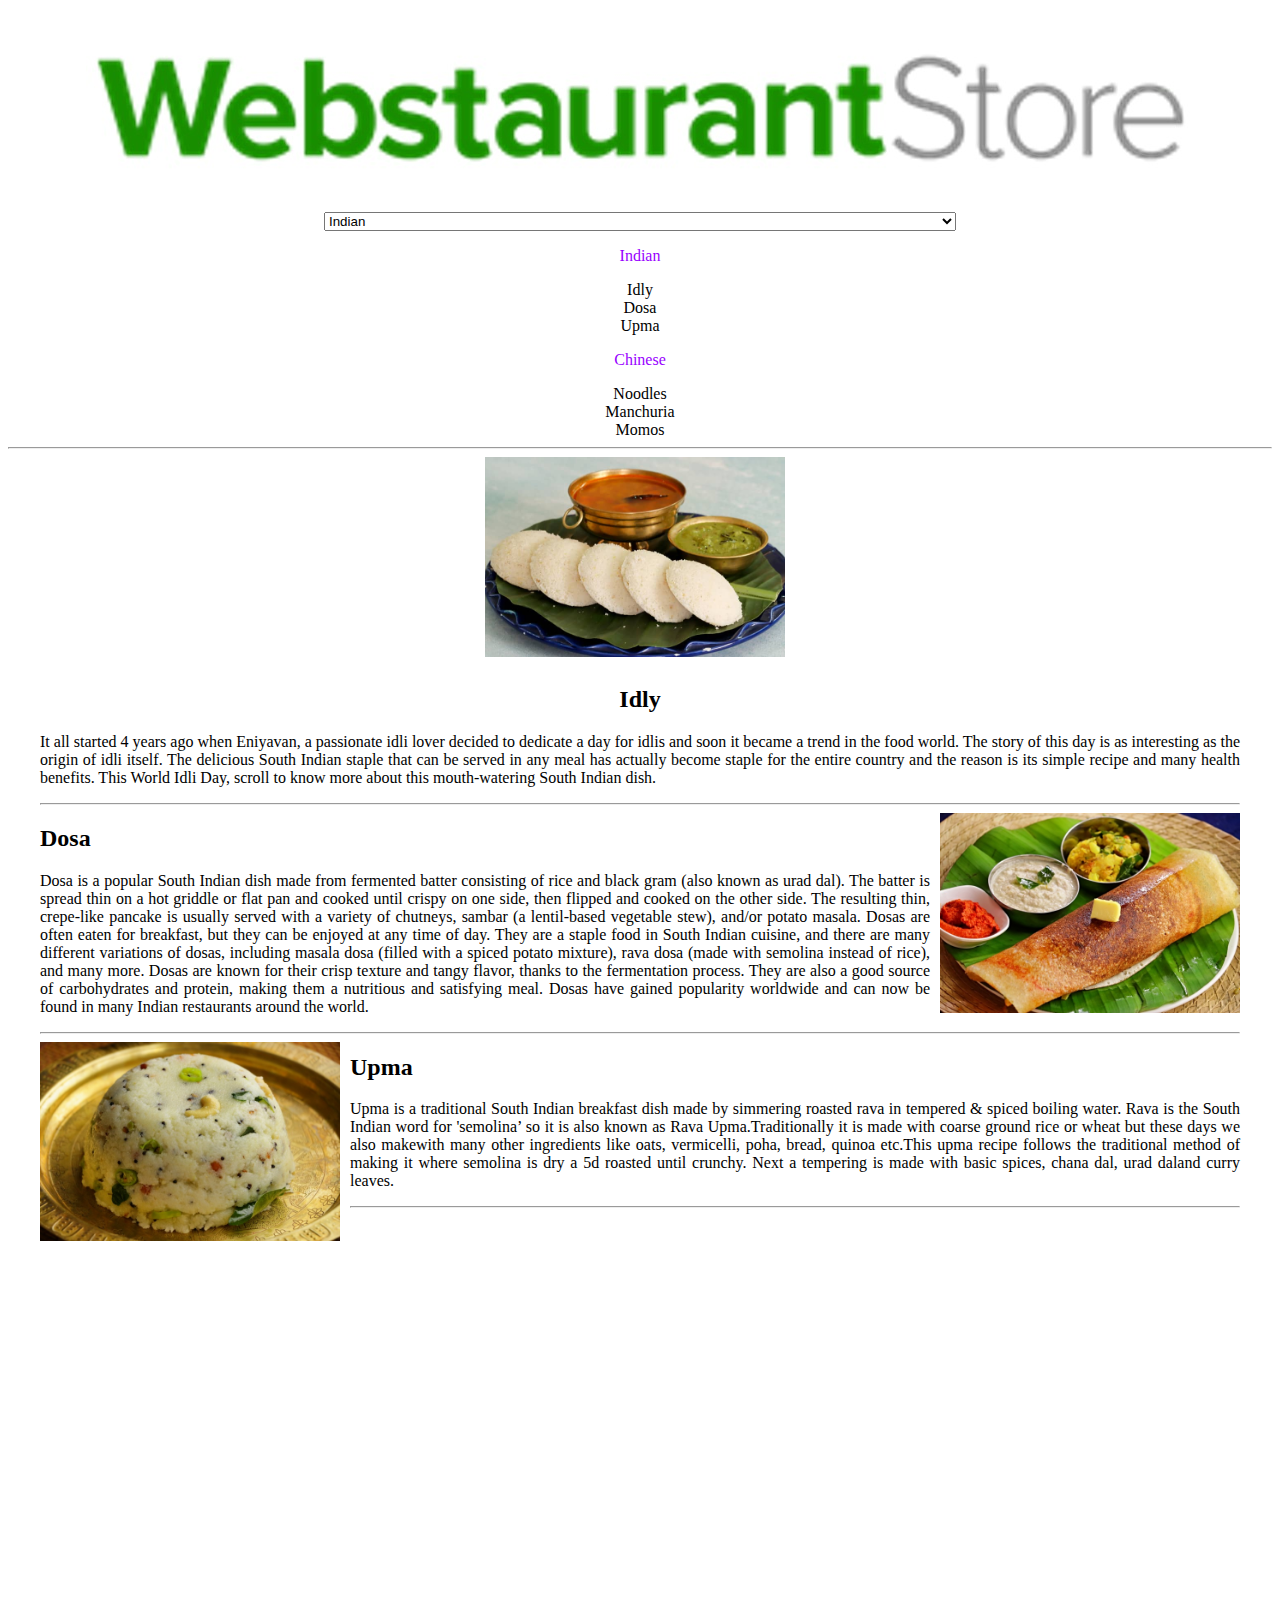
<file: Index.html>
<!DOCTYPE html>
<html lang="en">
<head>
    <meta charset="UTF-8">
    <meta http-equiv="X-UA-Compatible" content="IE=edge">
    <meta name="viewport" content="width=device-width, initial-scale=1.0">
    <title>Document</title>
      <center>
        <img src="./webstaurent.jpg" alt="webstaurent">
    </center>
    <center>
        <select style="width: 50%;">
            <option value="Indian">Indian </option>
            <option value="Chinese">Chinese</option>
            <option value="Chicken biryani">Chicken biryani</option>
            <option value="Italian">Italian</option>
            <option value="Tandoori">Tandoori</option>
        </select>
    </center>
</head>
   <body> 
    <center>
            <font color="#9900FF"><p>Indian</p></font>
                    <li>Idly</li>
                    <li>Dosa</li>
                    <li>Upma</li>
            <font color="#9900FF"><p>Chinese</p></font>
                    <li> Noodles</li>
                    <li> Manchuria</li>
                    <li> Momos</li>
                    <hr>
                </center>
    <center>
        <img src="./idly.jpg" width= "300" alt="Idly" style="float: center;margin-right: 10px;margin-bottom: 5px;"/>
    <h2>Idly </h2>
    <div style="width:1200px;height: 500px;text-align: justify;"
    <p>
        It all started 4 years ago when Eniyavan, a passionate idli lover decided to dedicate a day for idlis and soon it became a trend in the food world.
       The story of this day is as interesting as the origin of idli itself. The delicious South Indian staple that can be served in any meal has actually
       become staple for the entire country and the reason is its simple recipe and many health benefits. This World Idli Day, scroll to know more about this
       mouth-watering South Indian dish.</p>
       <hr>
     <img src="./dosa.jpg" width="300" alt="Dosa" style="float: right;margin-left: 10px;margin-bottom: 5px;"/>
     <h2>Dosa</h2>
     <div style="width:1200px;height: 500px;text-align: justify;"
    <p>Dosa is a popular South Indian dish made from fermented batter consisting of rice and black gram (also known as urad dal). The batter is spread thin on
       a hot griddle or flat pan and cooked until crispy on one side, then flipped and cooked on the other side. The resulting thin, crepe-like pancake is usually
       served with a variety of chutneys, sambar (a lentil-based vegetable stew), and/or potato masala. Dosas are often eaten for breakfast, but they can be enjoyed
       at any time of day. They are a staple food in South Indian cuisine, and there are many different variations of dosas, including masala dosa (filled with a 
       spiced potato mixture), rava dosa (made with semolina instead of rice), and many more. Dosas are known for their crisp texture and tangy flavor, thanks to 
       the fermentation process. They are also a good source of carbohydrates and protein, making them a nutritious and satisfying meal. Dosas have gained popularity
        worldwide and can now be found in many Indian restaurants around the world.</p>
    <hr>
    <img src="./upma.jpg" width="300" alt="Upma" style="float: left;margin-right: 10px;margin-bottom: 5px;"/>
    <h2>Upma</h2>
    <div style="width:1200px;height:500px;text-align: justify;"
    <p>Upma is a traditional South Indian breakfast dish made by simmering roasted rava in tempered & spiced boiling water. Rava is the South Indian word for 'semolina’ 
        so it is also known as Rava Upma.Traditionally it is made with coarse ground rice or wheat but these days we also makewith many other ingredients like oats, 
        vermicelli, poha, bread, quinoa etc.This upma recipe follows the traditional method of making it where semolina is dry a 5d roasted until crunchy. Next a tempering
         is made with basic spices, chana dal, urad daland curry leaves.</p>
         <hr>
        </center>
    </body>
</html>
</file>
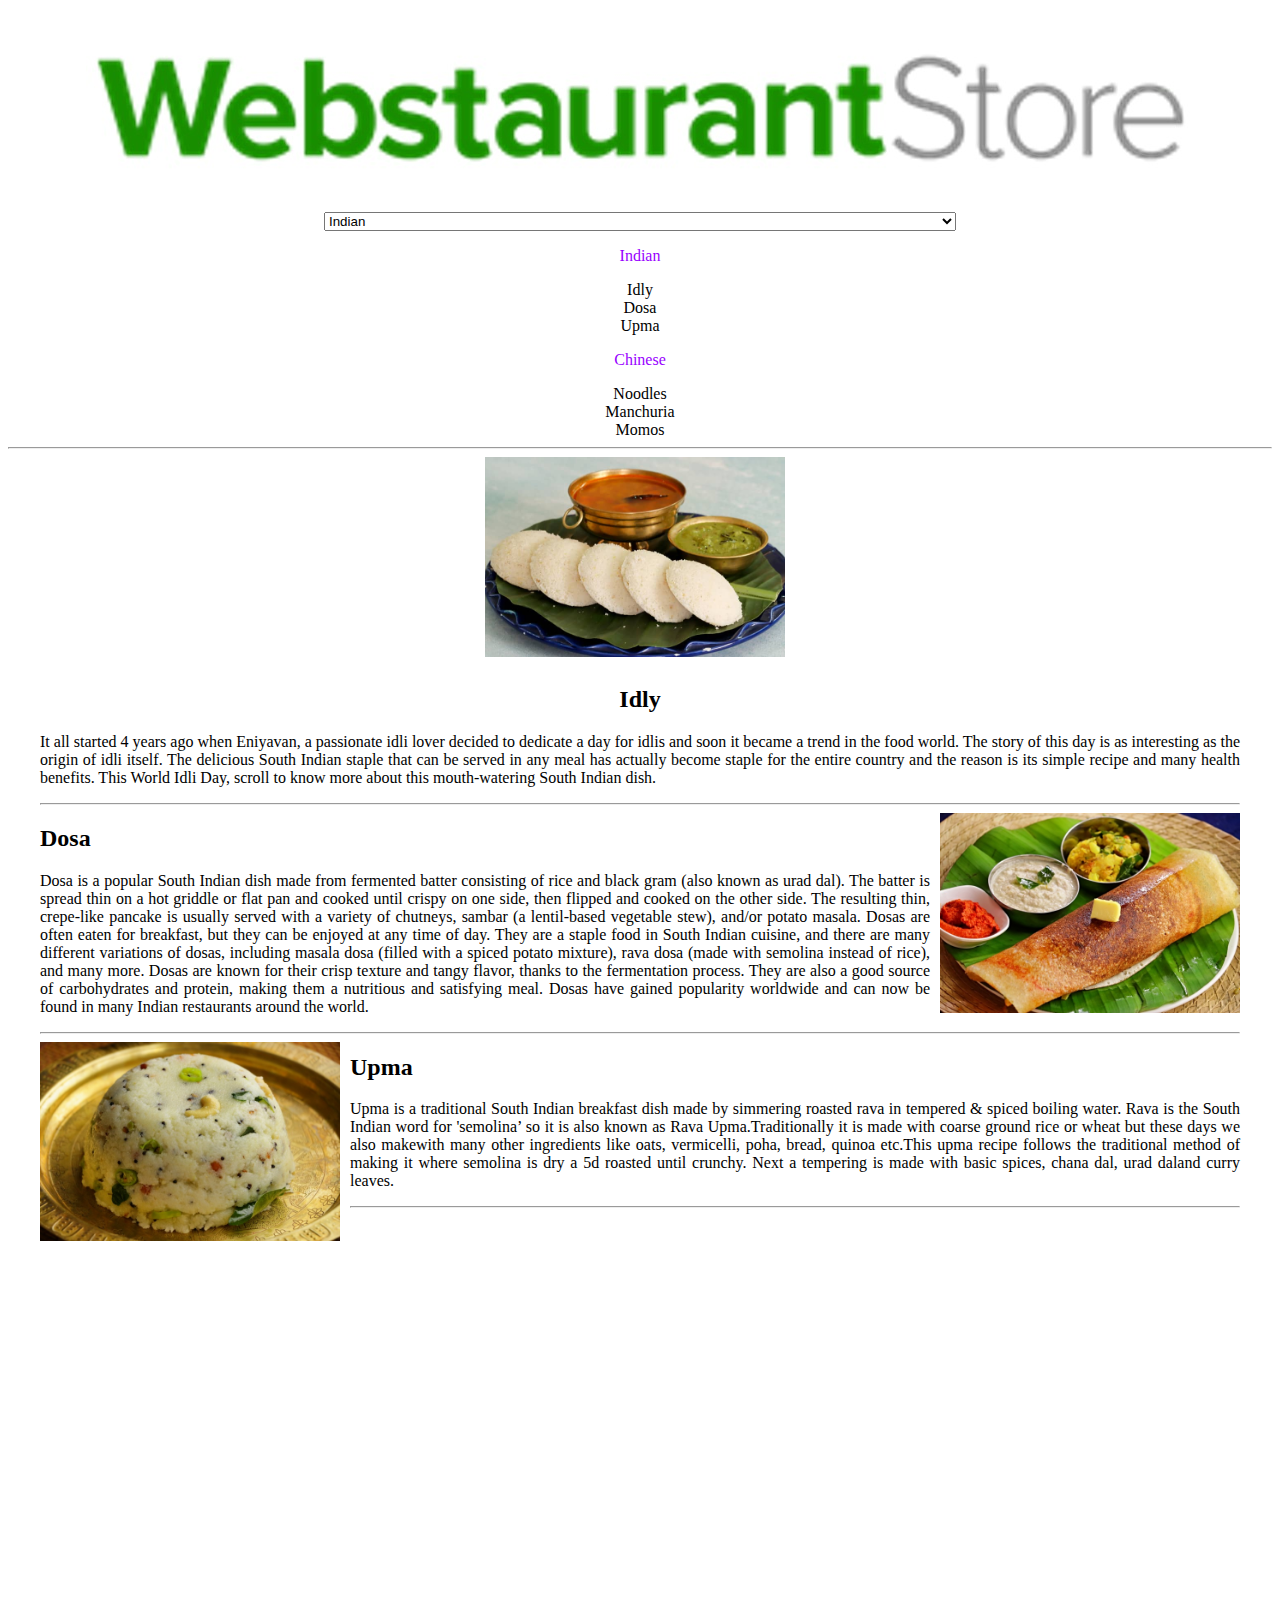
<file: Day3.html>
<!DOCTYPE html>
<html lang="en">
<head>
    <meta charset="UTF-8">
    <meta http-equiv="X-UA-Compatible" content="IE=edge">
    <meta name="viewport" content="width=device-width, initial-scale=1.0">
    <title>Document</title>
      <center>
        <img src="./webstaurent.jpg" alt="webstaurent">
    </center>
    <center>
        <select style="width: 50%;">
            <option value="Indian">Indian </option>
            <option value="Chinese">Chinese</option>
            <option value="Chicken biryani">Chicken biryani</option>
            <option value="Italian">Italian</option>
            <option value="Tandoori">Tandoori</option>
        </select>
    </center>
</head>
   <body> 
    <center>
            <font color="#9900FF"><p>Indian</p></font>
                    <li>Idly</li>
                    <li>Dosa</li>
                    <li>Upma</li>
            <font color="#9900FF"><p>Chinese</p></font>
                    <li> Noodles</li>
                    <li> Manchuria</li>
                    <li> Momos</li>
                    <hr>
                </center>
    <center>
        <img src="./idly.jpg" width= "300" alt="Idly" style="float: center;margin-right: 10px;margin-bottom: 5px;"/>
    <h2>Idly </h2>
    <div style="width:1200px;height: 500px;text-align: justify;"
    <p>
        It all started 4 years ago when Eniyavan, a passionate idli lover decided to dedicate a day for idlis and soon it became a trend in the food world.
       The story of this day is as interesting as the origin of idli itself. The delicious South Indian staple that can be served in any meal has actually
       become staple for the entire country and the reason is its simple recipe and many health benefits. This World Idli Day, scroll to know more about this
       mouth-watering South Indian dish.</p>
       <hr>
     <img src="./dosa.jpg" width="300" alt="Dosa" style="float: right;margin-left: 10px;margin-bottom: 5px;"/>
     <h2>Dosa</h2>
     <div style="width:1200px;height: 500px;text-align: justify;"
    <p>Dosa is a popular South Indian dish made from fermented batter consisting of rice and black gram (also known as urad dal). The batter is spread thin on
       a hot griddle or flat pan and cooked until crispy on one side, then flipped and cooked on the other side. The resulting thin, crepe-like pancake is usually
       served with a variety of chutneys, sambar (a lentil-based vegetable stew), and/or potato masala. Dosas are often eaten for breakfast, but they can be enjoyed
       at any time of day. They are a staple food in South Indian cuisine, and there are many different variations of dosas, including masala dosa (filled with a 
       spiced potato mixture), rava dosa (made with semolina instead of rice), and many more. Dosas are known for their crisp texture and tangy flavor, thanks to 
       the fermentation process. They are also a good source of carbohydrates and protein, making them a nutritious and satisfying meal. Dosas have gained popularity
        worldwide and can now be found in many Indian restaurants around the world.</p>
    <hr>
    <img src="./upma.jpg" width="300" alt="Upma" style="float: left;margin-right: 10px;margin-bottom: 5px;"/>
    <h2>Upma</h2>
    <div style="width:1200px;height:500px;text-align: justify;"
    <p>Upma is a traditional South Indian breakfast dish made by simmering roasted rava in tempered & spiced boiling water. Rava is the South Indian word for 'semolina’ 
        so it is also known as Rava Upma.Traditionally it is made with coarse ground rice or wheat but these days we also makewith many other ingredients like oats, 
        vermicelli, poha, bread, quinoa etc.This upma recipe follows the traditional method of making it where semolina is dry a 5d roasted until crunchy. Next a tempering
         is made with basic spices, chana dal, urad daland curry leaves.</p>
         <hr>
        </center>
    </body>
</html>
</file>
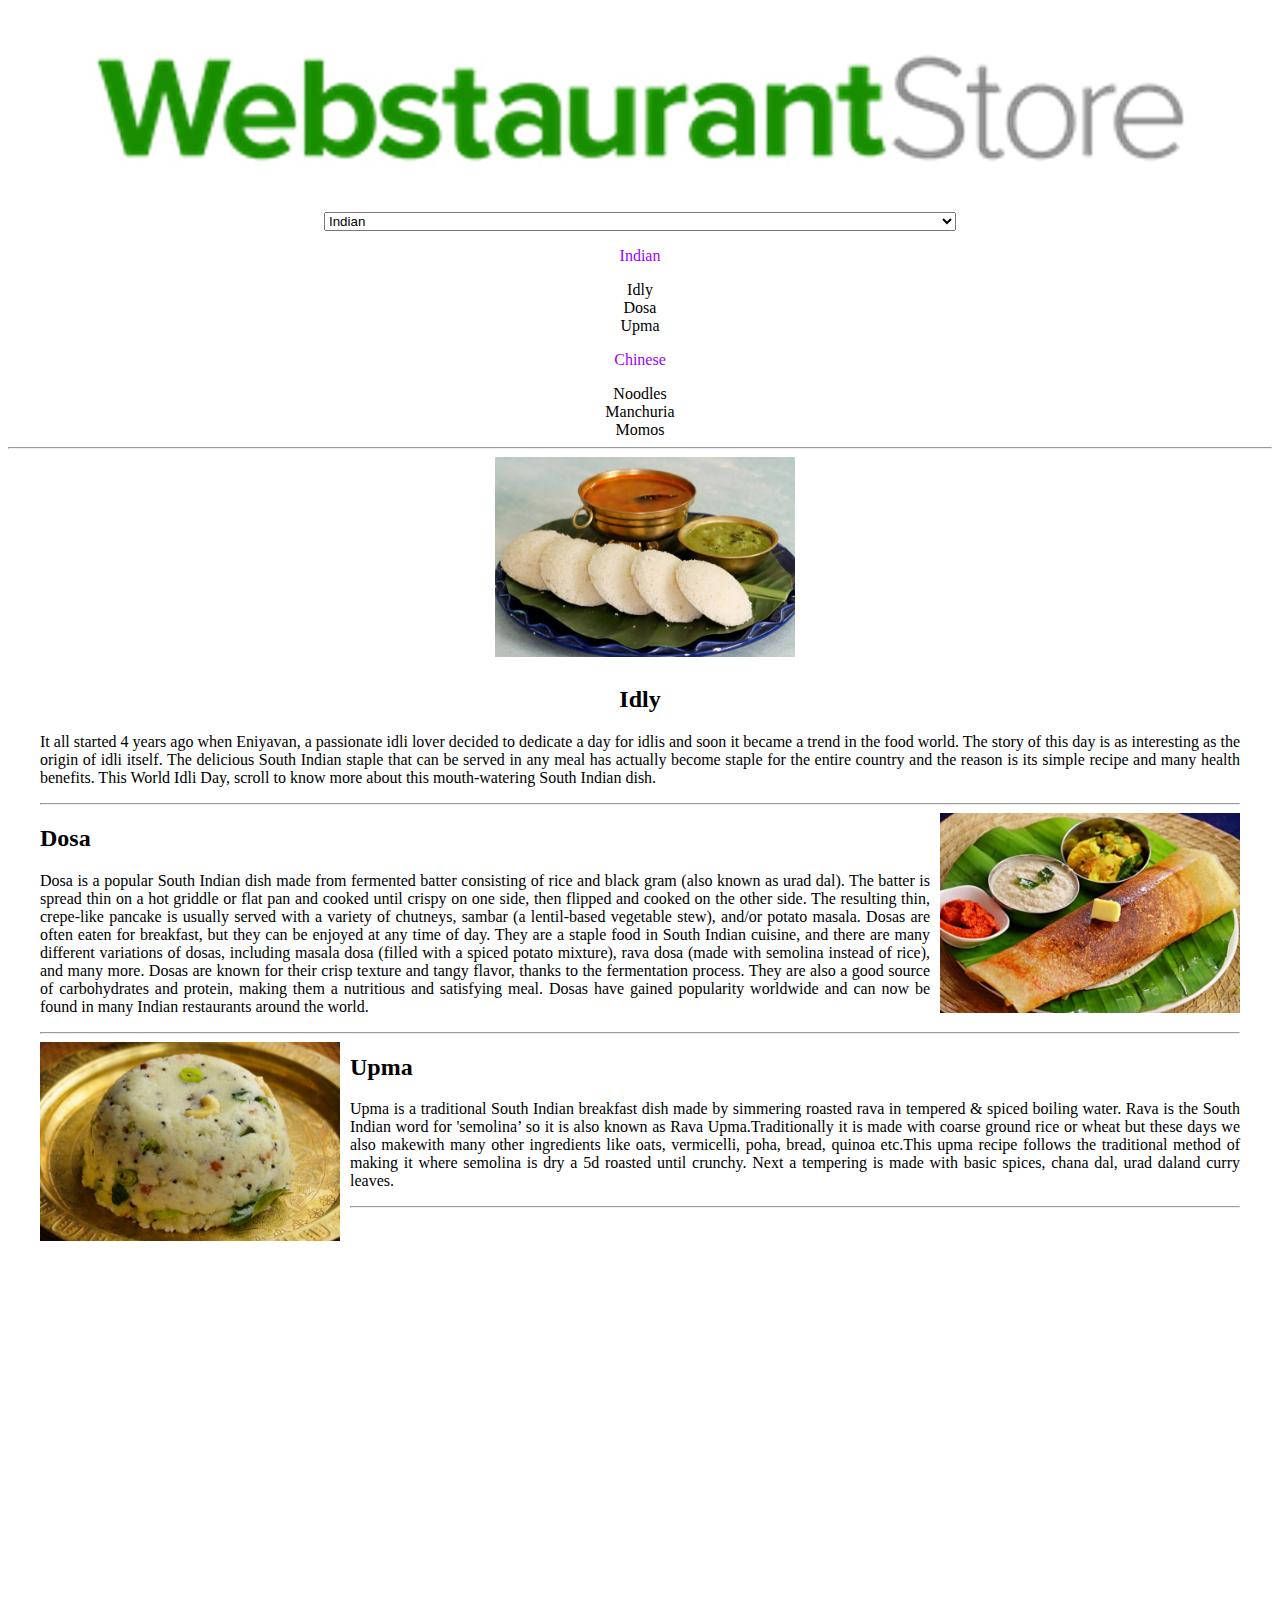
<file: day6.html>
<!DOCTYPE html>
<html lang="en">
<head>
    <meta charset="UTF-8">
    <meta http-equiv="X-UA-Compatible" content="IE=edge">
    <meta name="viewport" content="width=device-width, initial-scale=1.0">
    <title>Document</title>
      <center>
        <img src="./webstaurent.jpg" alt="webstaurent">
    </center>
    <center>
        <select style="width: 50%;">
            <option value="Indian">Indian </option>
            <option value="Chinese">Chinese</option>
            <option value="Chicken biryani">Chicken biryani</option>
            <option value="Italian">Italian</option>
            <option value="Tandoori">Tandoori</option>
        </select>
    </center>
</head>
   <body>
    <center>
            <font color="#9900FF"><p>Indian</p></font>
                    <li>Idly</li>
                    <li>Dosa</li>
                    <li>Upma</li>
            <font color="#9900FF"><p>Chinese</p></font>
                    <li> Noodles</li>
                    <li> Manchuria</li>
                    <li> Momos</li>
               <hr>
    <img src="idly.jpg" width="300" alt="Idly" style="float: center;margin-left: 10px;margin-bottom: 5px;"/>
    <h2>Idly </h2>
    <div style="width:1200px;height: 500px;text-align: justify;"
    <p>
       It all started 4 years ago when Eniyavan, a passionate idli lover decided to dedicate a day for idlis and soon it became a trend in the food world.
       The story of this day is as interesting as the origin of idli itself. The delicious South Indian staple that can be served in any meal has actually
       become staple for the entire country and the reason is its simple recipe and many health benefits. This World Idli Day, scroll to know more about this
       mouth-watering South Indian dish.</p>
       <hr>
     <img src="./dosa.jpg" width="300" alt="Dosa" style="float: right;margin-left: 10px;margin-bottom: 5px;"/>
     <h2>Dosa</h2>
     <div style="width:1200px;height: 500px;text-align: justify;"
    <p> 
       Dosa is a popular South Indian dish made from fermented batter consisting of rice and black gram (also known as urad dal). The batter is spread thin on
       a hot griddle or flat pan and cooked until crispy on one side, then flipped and cooked on the other side. The resulting thin, crepe-like pancake is usually
       served with a variety of chutneys, sambar (a lentil-based vegetable stew), and/or potato masala. Dosas are often eaten for breakfast, but they can be enjoyed
       at any time of day. They are a staple food in South Indian cuisine, and there are many different variations of dosas, including masala dosa (filled with a 
       spiced potato mixture), rava dosa (made with semolina instead of rice), and many more. Dosas are known for their crisp texture and tangy flavor, thanks to 
       the fermentation process. They are also a good source of carbohydrates and protein, making them a nutritious and satisfying meal. Dosas have gained popularity
       worldwide and can now be found in many Indian restaurants around the world.</p>
    <hr>
    <img src="./upma.jpg" width="300" alt="Upma" style="float: left;margin-right: 10px;margin-bottom: 5px;"/>
    <h2>Upma</h2>
    <div style="width:1200px;height:500px;text-align: justify;"
    <p>Upma is a traditional South Indian breakfast dish made by simmering roasted rava in tempered & spiced boiling water. Rava is the South Indian word for 'semolina’ 
       so it is also known as Rava Upma.Traditionally it is made with coarse ground rice or wheat but these days we also makewith many other ingredients like oats, 
       vermicelli, poha, bread, quinoa etc.This upma recipe follows the traditional method of making it where semolina is dry a 5d roasted until crunchy. Next a tempering
       is made with basic spices, chana dal, urad daland curry leaves.</p>
         <hr>
</body>
</html>
</file>
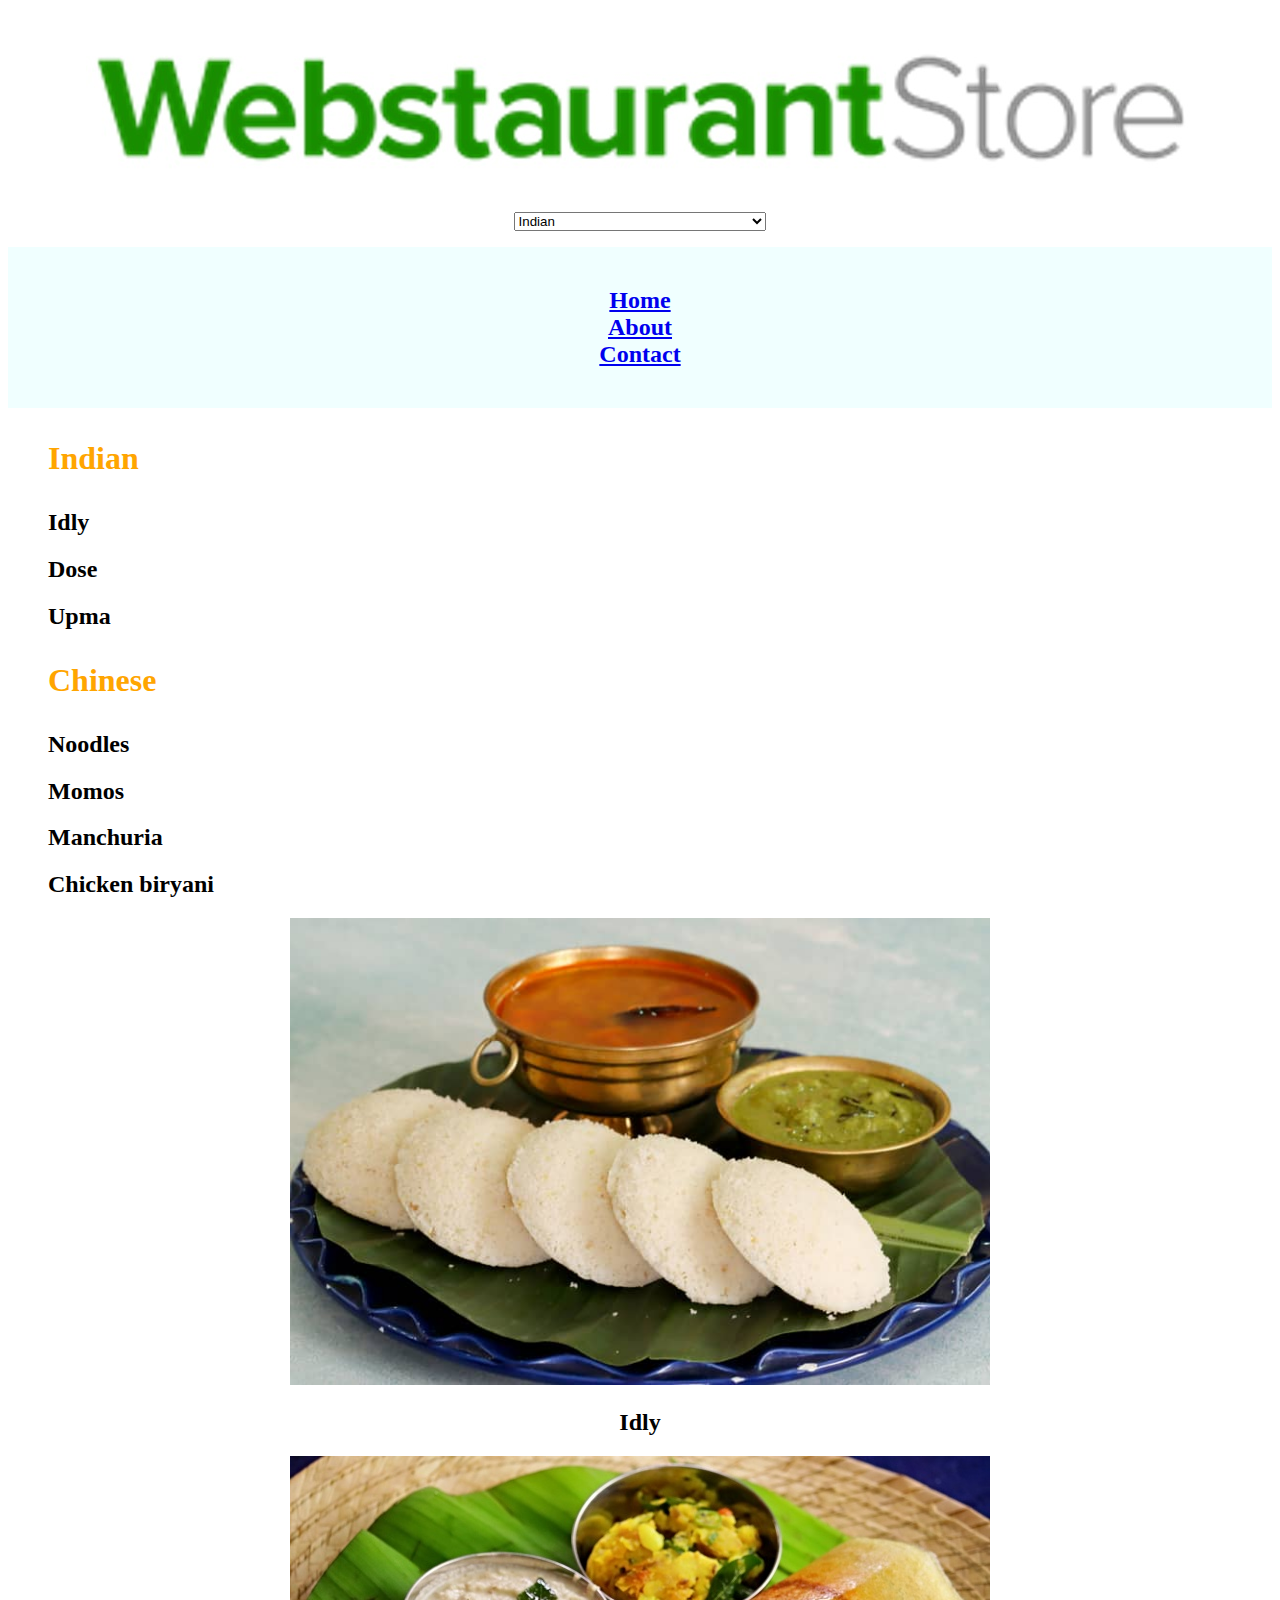
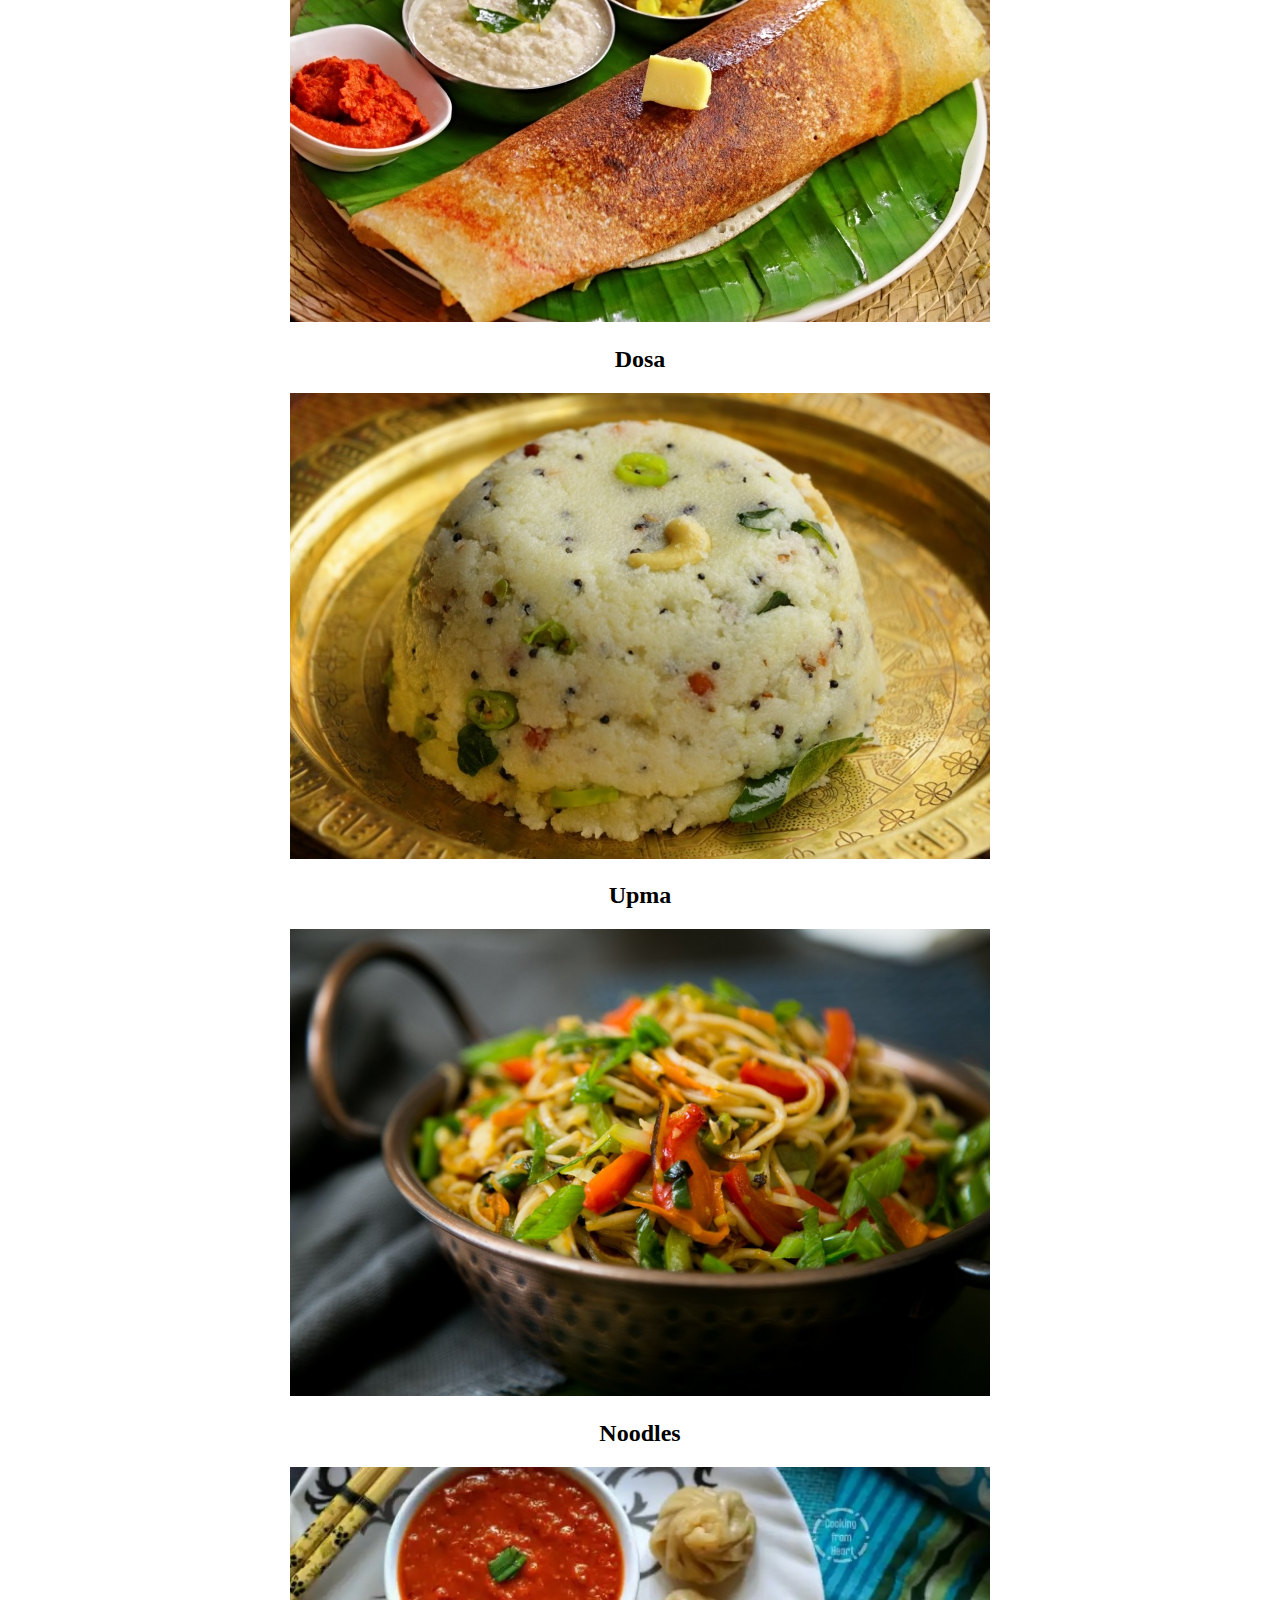
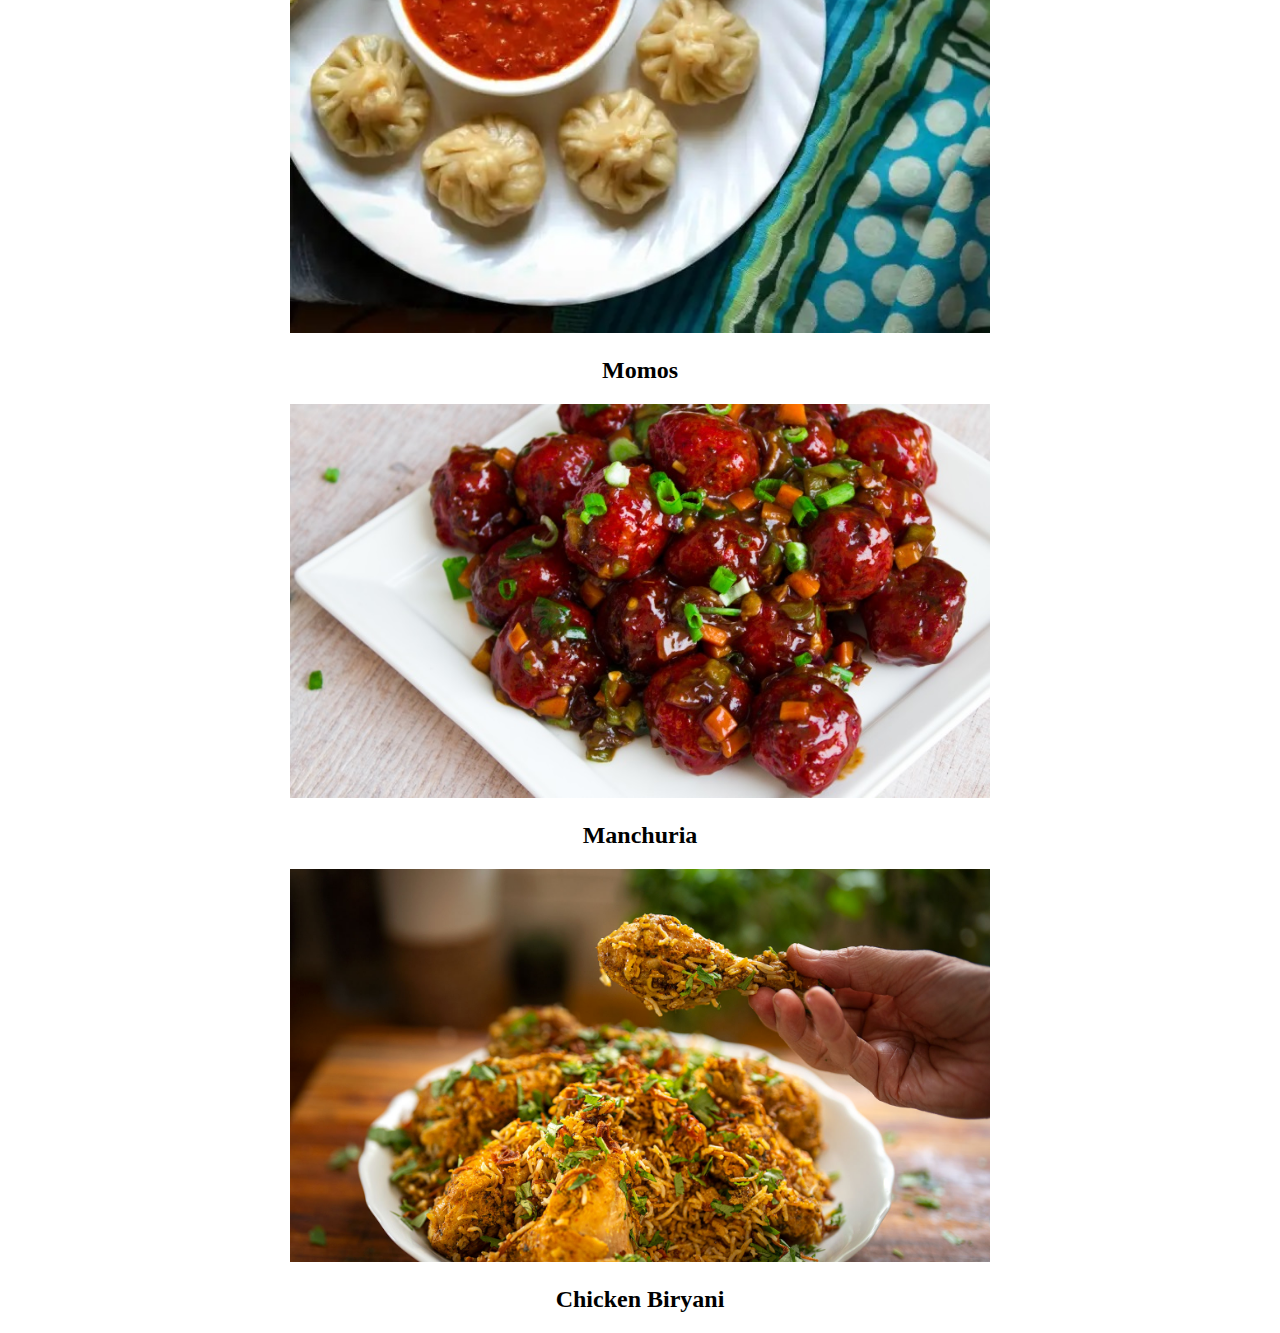
<file: day7.html>
<!DOCTYPE html>
<html lang="en">
<head>
    <meta charset="UTF-8">
    <meta http-equiv="X-UA-Compatible" content="IE=edge">
    <meta name="viewport" content="width=device-width, initial-scale=1.0">
    <title>Document</title>
    <center>
    <img src="webstaurent.jpg" alt="webstaurent">
    </center>
<center>
    <select style="width: 20%;"text-align:left";>
        <option value="Indian">Indian </option>
        <option value="Chinese">Chinese</option>
        <option value="Chicken biryani">Chicken biryani</option>
        <option value="Italian">Italian</option>
        <option value="Tandoori">Tandoori</option>
    </select>
    <body style="margin:10;">
        <ul style="list-style-type: none;background-color:azure ;padding: 20px;">
            <header>
        <h2><li class="menu-item"><a href="day6.html">Home</a></li>
            <li class="menu-item"><a href="day6.html">About</a></li>
            <li class="menu-item"><a href="day6.html">Contact</a></li></h2>
            </header>
        </ul>
    </head></center>
<ul><h1><font color="orange"><p>Indian</p></font></h1></ul>
<ul><h2>Idly</h2></ul>
<ul><h2>Dose</h2></ul>
<ul><h2>Upma</h2></ul>
<ul><h1><font color="orange"><p>Chinese</p></font></h1></ul>
<ul><h2>Noodles</h2></ul>
<ul><h2>Momos</h2></ul>
<ul><h2>Manchuria</h2></ul>
<ul><h2>Chicken biryani</h2></ul>

<center>
    <img src="idly.jpg" width="700" alt="Idly">
    <h2>Idly</h2>
    <img src="dosa.jpg" alt="Dosa">
    <h2>Dosa</h2>
    <img src="upma.jpg" alt="Upma">
    <h2>Upma</h2>
    <img src="noodles.jpg" width="700" alt="noodles">
    <h2>Noodles</h2>
    <img src="momos.jpg" width="700" alt="momos">
    <h2>Momos</h2>
    <img src="manchuria.jpg" width="700" alt="manchuria">
    <h2>Manchuria</h2>
    <img src="chicken-Biryani.jpg" width="700" alt="chicken-Biryani">
    <h2>Chicken Biryani</h2>
</center>
</body>
</html>
</file>
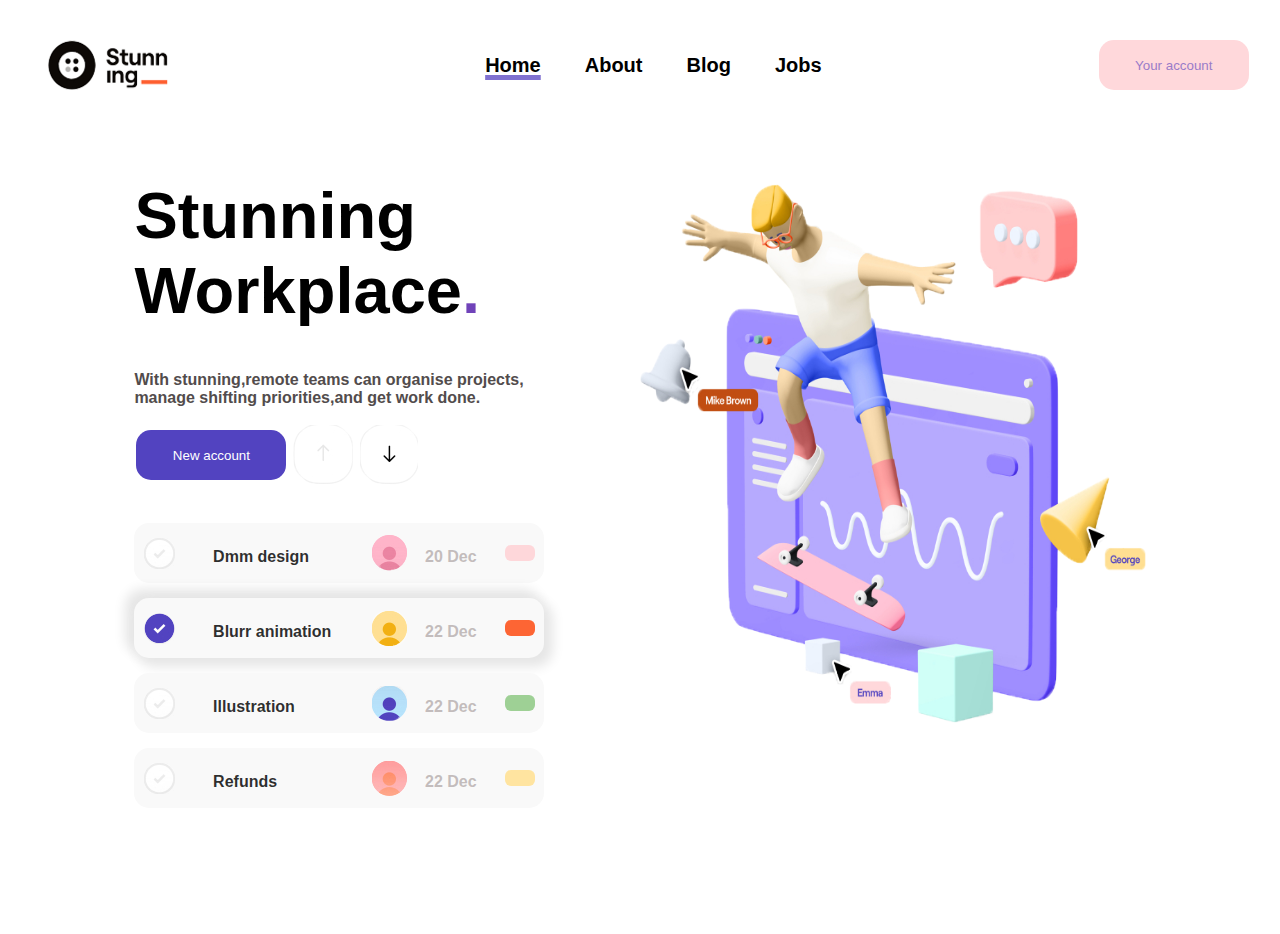
<file: landscape.html>
<!DOCTYPE html>
<html lang="en">
<head>
    <meta charset="UTF-8">
    <meta name="viewport" content="width=device-width, initial-scale=1.0">
    <title>landscape</title>
    <link rel="stylesheet" href="style.css">
    
</head>
<body>
    <header class="logo-menu">
    <div><img class="logo" src="stunning-logo.png" alt="logo"></div>
    <div>
        <ul>
           <li id="active"><a href="#">Home</a></li>
           <li><a href="#">About</a></li>
           <li><a href="#">Blog</a></li>
           <li><a href="#">Jobs</a></li>
        </ul>
    </div>
    <div class="btnn"><button>Your account</button></div>
    </header>
    <main class="mainsection">
        <section class="content">
             <div>
                <h1>Stunning
                <br>Workplace<span id="dot">.</span></h1>
                <p>With stunning,remote teams can organise projects,<br>
                manage shifting priorities,and get work done.</p>
             </div>
             <div class="Btns">
             <button>New account</button><span><img src="arrow-up.png" alt="up"></span><span><img src="arrow-down.png" alt="down"></span>
             </div>
             <div class="classes">
                   <div><span><img src="tick-gray.png" alt=""></span><p id="text">Dmm design</p><img src="user-pink.png" alt ="account"><p id="date">20 Dec</p><button id="btn1"></button></div>
                   <div class="blur_active"><span><img src="tick-blue.png" alt=""></span><p id="text">Blurr animation</p><img src="user-orange.png" alt ="account"><p id="date">22 Dec</p><button id="btn2"></button></div>
                   <div><span><img src="tick-gray.png" alt=""></span><p id="text">Illustration</p><img src="user-blue.png" alt ="account"><p id="date">22 Dec</p><button id="btn3"></button></div>
                   <div><span><img src="tick-gray.png" alt=""></span><p id="text">Refunds</p><img src="user-red.png" alt ="account"><p id="date">22 Dec</p><button id="btn4"></button></div>
             </div>
        </section>
        <section class="Landing_image">
            <img src="landing-section-image.png">
        </section>
    </main>
</body>
</html>
</file>
<file: style.css>
body{
    overflow-x: hidden;
    font-family: 'Nunito Sans', sans-serif;
    background-color:   #ffffff;
}
/* header */
.logo-menu{
    display: flex;
    padding: 20px;
    margin: 20px;
    width: 95%;
    justify-content: space-between;
}
.logo-menu img{
    height: 50px;
    width: 120px;
    cursor: pointer;
}
.logo-menu div ul{
    display: flex;
    margin: 0;
}
.logo-menu div ul li{
    padding:2px 10px 2px 10px;
    list-style-type: none;
    cursor: pointer;
    font-weight: 700;
    font-size: 20px;
    font-family: 'Nunito Sans', sans-serif;
    /* border: 1px solid red; */
    margin: 12px;
}
.logo-menu div ul li:hover{
    text-decoration-line: underline ;
    text-decoration-color: #8071D0;
    text-decoration-thickness: 7px;
}
.logo-menu div ul li a{
    text-decoration: none;  
    color: black;
}
#active{
    text-decoration-line: underline ;
    text-decoration-color: #8071D0;
    text-decoration-thickness: 5px;
}
.logo-menu div button{
    height: 50px;
    width: 150px;
    border: 0cm;
    border-radius: 15px;
    background-color:#FFD8DB ;
    color:#9a7cc9 ;
    cursor: pointer;
}
.logo-menu div button a{
    text-decoration: none;
    color: #9e82ca;
    font-size: 15px;
    padding: 5px;
}
/* main part  */
.mainsection{
    display: flex;
    margin: 10%;
    margin-top:0%; 
    /* border: 1px solid red; */
}
.mainsection section{
    width: 60%; 
    /* border: 1px solid red;  */
}
/* section 1  */
.content div h1{
    font-size: 65px;
    font-weight: bold;
}
#dot{
    color:  #7043b9;

}
.content div p{
    justify-content: space-around;
    font-weight: 600;
    padding: auto;
    color: rgb(82, 76, 76);
}
.Btns{
    display: flex;  
    height: 65px;
    width: 300px;
}
.Btns button{
    height: 50px;
    width: 150px;
    background-color: #5243C0 ;
    color:  #ffffff;
    border: none;
    border-radius: 15px;
    font-weight: 400;
    padding: auto;
    margin: 7px 5px 2px 2px;  
    cursor: pointer; 
}
.Btns img{
    margin: 2px 5px 2px 2px;
    cursor: pointer;
}
.classes{
    padding-top: 20px;
}
.classes div:hover{
    background-color: #ffffff;
    cursor: pointer;
    box-shadow: 6px 6px 12px 3px rgba(230, 230,230, 1),-6px -6px 12px 3px rgba(230, 230,230, 1);
}
.classes span:hover{
    background-image: url(tick-blue.png);
    background-size: cover;
    background-repeat: no-repeat;
}

.classes span{
    height: 31px;
    width:31px ;
    border: 0;
    border-width: 0;
    border-style: 0;
    background-image: url(tick-gray.png);
    background-repeat: no-repeat;
    background-size: cover;
}
.classes div{
    display: flex;
    justify-content:space-around;
    justify-content: space-around;
    align-items: center;
    flex-wrap: nowrap;
    margin-top: 15px;
    height: 60px;
    width: 410px;
    background-color: #f9f9f9;
    border-radius: 15px;
    align-items: center;
}
.classes button{
    width: 30px;
    height: 16px;
    border: none;
    border-radius: 6px;
}
#btn1{
    background-color:#FED7DA ;
}
#btn2{
    background-color:#FD6534 ;
}
#btn3{
    background-color:#9ED095 ;
}
#btn4{
    background-color: #FFE4A0;
}
#text{
    padding-top: 8px;
    font-weight: 600;
    color: #000000d2;
   margin: 20px;
   width: 120px;
}

#date{
    padding-top: 8px;
    margin: 0%;
    font-weight: 600;
    margin-right: 10px;
    color: #b7afafd2;
}
.blur_active{
    background-color: #ffffff;
    cursor: pointer;
    box-shadow: 6px 6px 12px 3px rgba(230, 230,230, 1),-6px -6px 12px 3px rgba(230, 230,230, 1);
}

/* section 2 */
.Landing_image img{
    width: 100%;
    height: 80%;
    cursor: pointer;
    margin-top: 50px;
}
.btnn{
    color: #FFD8DB;
}
</file>
